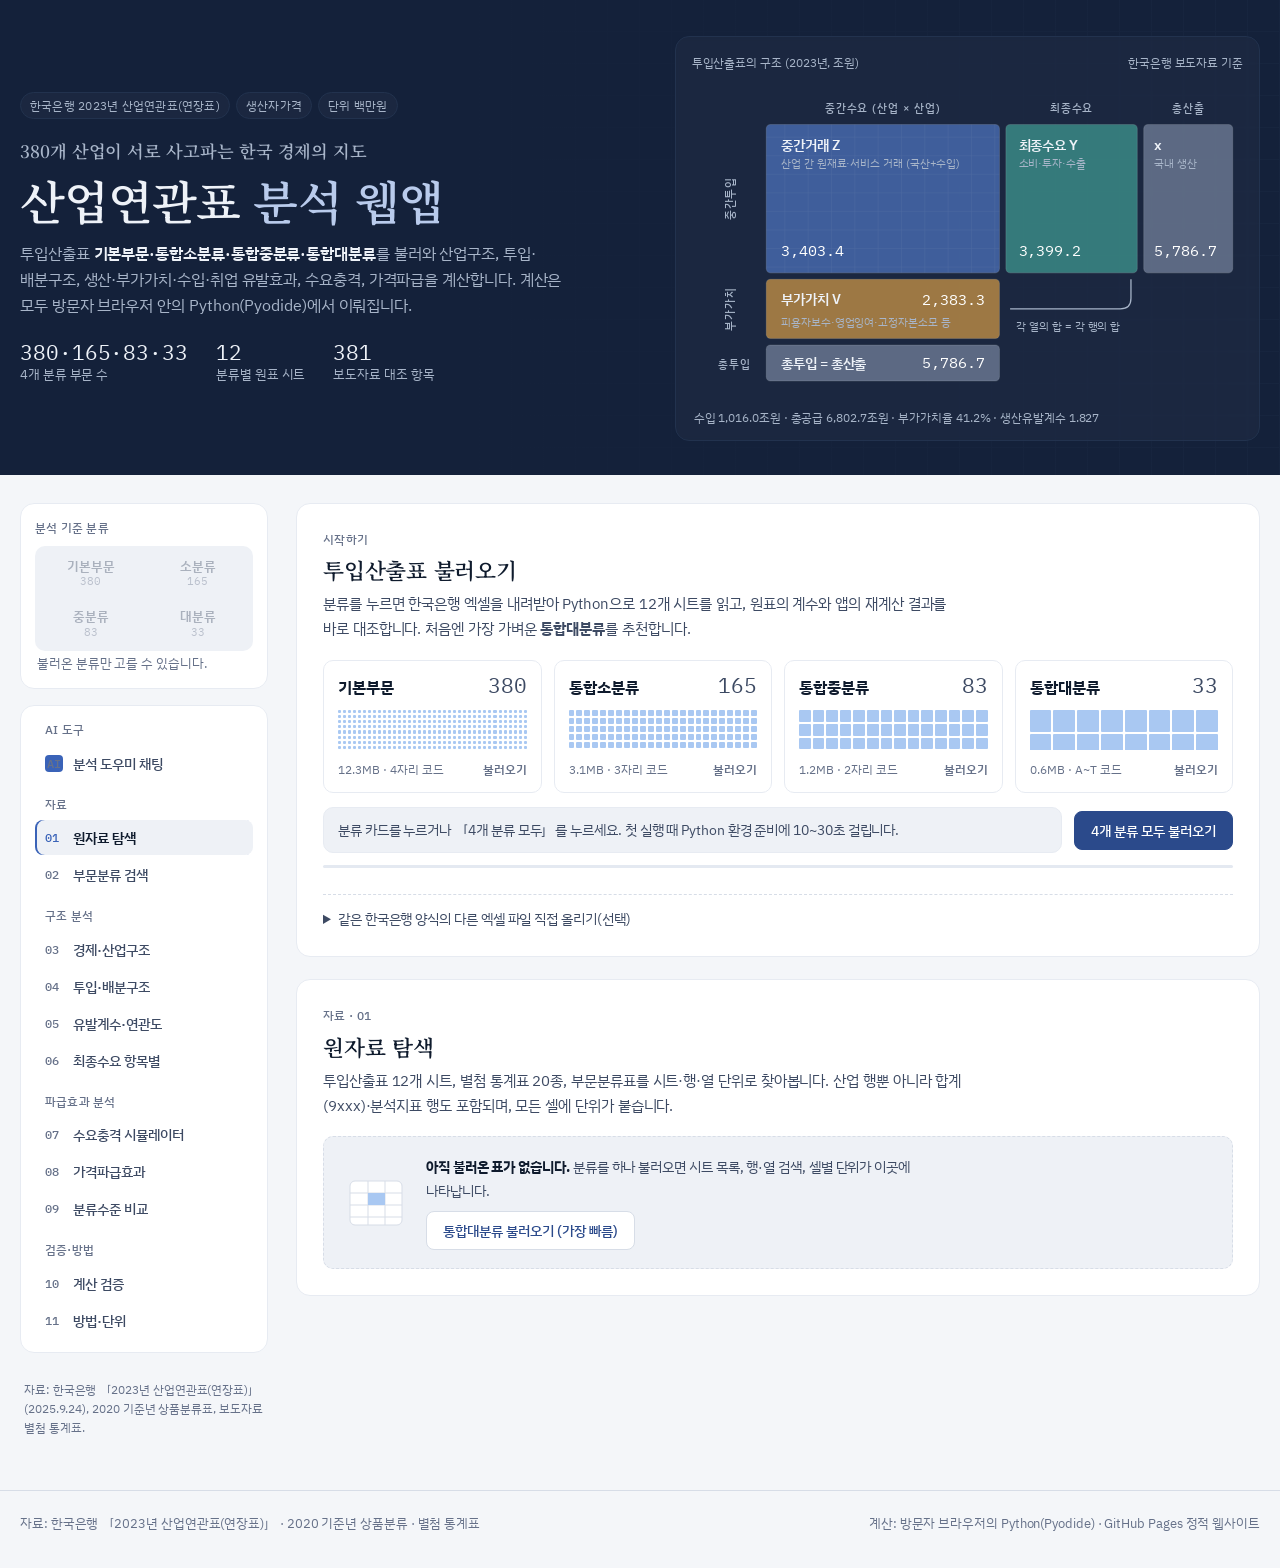
<file: index.html>
<!DOCTYPE html>
<html lang="ko">
<head>
<meta charset="utf-8">
<meta name="viewport" content="width=device-width,initial-scale=1,viewport-fit=cover">
<title>산업연관표 분석 웹앱</title>
<meta name="description" content="한국은행 2023년 산업연관표(연장표) 기본부문·소분류·중분류·대분류 투입산출표를 브라우저(Pyodide)에서 분석하는 웹앱">
<link rel="preconnect" href="https://fonts.googleapis.com">
<link rel="preconnect" href="https://fonts.gstatic.com" crossorigin>
<link rel="stylesheet" href="https://fonts.googleapis.com/css2?family=IBM+Plex+Mono:wght@400;500&family=IBM+Plex+Sans+KR:wght@400;500;600;700&family=Noto+Serif+KR:wght@600;700&display=swap">
<link rel="stylesheet" href="./style.css">
<script defer src="./app.js"></script>
</head>
<body>
<header class="hero">
  <div class="wrap">
    <div>
      <div class="hero-meta">
        <span class="tag">한국은행 2023년 산업연관표(연장표)</span>
        <span class="tag">생산자가격</span>
        <span class="tag">단위 백만원</span>
      </div>
      <p class="kicker">380개 산업이 서로 사고파는 한국 경제의 지도</p>
      <h1>산업연관표 <em>분석 웹앱</em></h1>
      <p class="lead">투입산출표 <strong>기본부문·통합소분류·통합중분류·통합대분류</strong>를 불러와 산업구조, 투입·배분구조, 생산·부가가치·수입·취업 유발효과, 수요충격, 가격파급을 계산합니다. 계산은 모두 방문자 브라우저 안의 Python(Pyodide)에서 이뤄집니다.</p>
      <div class="hero-facts">
        <div><b>380·165·83·33</b><span>4개 분류 부문 수</span></div>
        <div><b>12</b><span>분류별 원표 시트</span></div>
        <div><b>381</b><span>보도자료 대조 항목</span></div>
      </div>
    </div>
    <figure class="io-figure" aria-labelledby="io-cap">
      <figcaption id="io-cap"><span>투입산출표의 구조 (2023년, 조원)</span><span id="hero-src">한국은행 보도자료 기준</span></figcaption>
      <svg viewBox="0 0 520 300" role="img" aria-label="투입산출표 구조도: 중간거래, 최종수요, 부가가치, 총산출">
        <defs>
          <pattern id="cells" width="22" height="17.5" patternUnits="userSpaceOnUse"><path d="M22 0V17.5M0 17.5H22" class="grid-line"/></pattern>
        </defs>
        <text class="t-ax" x="180" y="28" text-anchor="middle">중간수요 (산업 × 산업)</text>
        <text class="t-ax" x="358" y="28" text-anchor="middle">최종수요</text>
        <text class="t-ax" x="468" y="28" text-anchor="middle">총산출</text>
        <text class="t-ax" transform="rotate(-90 40 110)" x="40" y="110" text-anchor="middle">중간투입</text>
        <text class="t-ax" transform="rotate(-90 40 214)" x="40" y="214" text-anchor="middle">부가가치</text>
        <text class="t-ax" x="40" y="270" text-anchor="middle">총투입</text>
        <rect class="blk" x="70" y="40" width="220" height="140" rx="4" fill="var(--cell-z)"/>
        <rect x="70" y="40" width="220" height="140" rx="4" fill="url(#cells)"/>
        <text class="t-h" x="84" y="64">중간거래 Z</text>
        <text class="t-s" x="84" y="80">산업 간 원재료·서비스 거래 (국산+수입)</text>
        <text class="t-n" id="hero-z" x="84" y="164">3,403.4</text>
        <rect class="blk" x="296" y="40" width="124" height="140" rx="4" fill="var(--cell-f)"/>
        <text class="t-h" x="308" y="64">최종수요 Y</text>
        <text class="t-s" x="308" y="80">소비·투자·수출</text>
        <text class="t-n" id="hero-f" x="308" y="164">3,399.2</text>
        <rect class="blk" x="426" y="40" width="84" height="140" rx="4" fill="var(--cell-t)"/>
        <text class="t-h" x="436" y="64">x</text>
        <text class="t-s" x="436" y="80">국내 생산</text>
        <text class="t-n" id="hero-x" x="436" y="164">5,786.7</text>
        <rect class="blk" x="70" y="186" width="220" height="56" rx="4" fill="var(--cell-v)"/>
        <text class="t-h" x="84" y="209">부가가치 V</text>
        <text class="t-n" id="hero-va" x="276" y="210" text-anchor="end">2,383.3</text>
        <text class="t-s" x="84" y="230">피용자보수·영업잉여·고정자본소모 등</text>
        <rect class="blk" x="70" y="248" width="220" height="34" rx="4" fill="var(--cell-t)"/>
        <text class="t-h" x="84" y="270">총투입 = 총산출</text>
        <text class="t-n" id="hero-x2" x="276" y="270" text-anchor="end">5,786.7</text>
        <path class="arrow" d="M300 214 H404 Q414 214 414 204 V186"/>
        <text class="t-s" x="306" y="234">각 열의 합 = 각 행의 합</text>
      </svg>
      <p class="note" id="hero-note">수입 1,016.0조원 · 총공급 6,802.7조원 · 부가가치율 41.2% · 생산유발계수 1.827</p>
    </figure>
  </div>
</header>

<div class="wrap app">
  <!-- ============ 사이드바 ============ -->
  <aside class="side" aria-label="분석 메뉴">
    <div class="side-block">
      <p class="side-label">분석 기준 분류</p>
      <div class="seg" id="level-seg" role="group" aria-label="분석 기준 분류">
        <button type="button" data-level="basic" disabled>기본부문<small>380</small></button>
        <button type="button" data-level="small" disabled>소분류<small>165</small></button>
        <button type="button" data-level="mid" disabled>중분류<small>83</small></button>
        <button type="button" data-level="large" disabled>대분류<small>33</small></button>
      </div>
      <p class="seg-empty" id="seg-empty">불러온 분류만 고를 수 있습니다.</p>
    </div>
    <div class="side-block side-nav-block">
      <nav class="nav tabs" role="tablist" aria-label="분석 화면">
        <p class="nav-group">AI 도구</p>
        <button role="tab" data-tab="chat" class="nav-ai"><span class="ix">AI</span>분석 도우미 채팅</button>
        <p class="nav-group">자료</p>
        <button role="tab" data-tab="explorer" aria-selected="true"><span class="ix">01</span>원자료 탐색</button>
        <button role="tab" data-tab="classify"><span class="ix">02</span>부문분류 검색</button>
        <p class="nav-group">구조 분석</p>
        <button role="tab" data-tab="structure"><span class="ix">03</span>경제·산업구조</button>
        <button role="tab" data-tab="linkage"><span class="ix">04</span>투입·배분구조</button>
        <button role="tab" data-tab="mult"><span class="ix">05</span>유발계수·연관도</button>
        <button role="tab" data-tab="fd"><span class="ix">06</span>최종수요 항목별</button>
        <p class="nav-group">파급효과 분석</p>
        <button role="tab" data-tab="sim"><span class="ix">07</span>수요충격 시뮬레이터</button>
        <button role="tab" data-tab="price"><span class="ix">08</span>가격파급효과</button>
        <button role="tab" data-tab="compare"><span class="ix">09</span>분류수준 비교</button>
        <p class="nav-group">검증·방법</p>
        <button role="tab" data-tab="verify"><span class="ix">10</span>계산 검증</button>
        <button role="tab" data-tab="method"><span class="ix">11</span>방법·단위</button>
      </nav>
    </div>
    <p class="side-source">자료: 한국은행 「2023년 산업연관표(연장표)」(2025.9.24), 2020 기준년 상품분류표, 보도자료 별첨 통계표.</p>
  </aside>

  <main class="content">
    <!-- ============ 자료 불러오기 ============ -->
    <section class="panel" id="loader" aria-labelledby="loader-h">
      <div class="panel-head">
        <div>
          <p class="eyebrow">시작하기</p>
          <h2 id="loader-h">투입산출표 불러오기</h2>
          <p class="panel-desc">분류를 누르면 한국은행 엑셀을 내려받아 Python으로 12개 시트를 읽고, 원표의 계수와 앱의 재계산 결과를 바로 대조합니다. 처음엔 가장 가벼운 <b>통합대분류</b>를 추천합니다.</p>
        </div>
      </div>
      <div class="levels">
        <button type="button" class="load-btn" data-level="basic" data-state="idle">
          <span class="lv-top"><span class="lv-name">기본부문</span><span class="lv-n">380</span></span>
          <span class="lv-glyph" data-n="380" aria-hidden="true"></span>
          <span class="lv-foot"><span>12.3MB · 4자리 코드</span><span class="lv-state">불러오기</span></span>
        </button>
        <button type="button" class="load-btn" data-level="small" data-state="idle">
          <span class="lv-top"><span class="lv-name">통합소분류</span><span class="lv-n">165</span></span>
          <span class="lv-glyph" data-n="165" aria-hidden="true"></span>
          <span class="lv-foot"><span>3.1MB · 3자리 코드</span><span class="lv-state">불러오기</span></span>
        </button>
        <button type="button" class="load-btn" data-level="mid" data-state="idle">
          <span class="lv-top"><span class="lv-name">통합중분류</span><span class="lv-n">83</span></span>
          <span class="lv-glyph" data-n="83" aria-hidden="true"></span>
          <span class="lv-foot"><span>1.2MB · 2자리 코드</span><span class="lv-state">불러오기</span></span>
        </button>
        <button type="button" class="load-btn" data-level="large" data-state="idle">
          <span class="lv-top"><span class="lv-name">통합대분류</span><span class="lv-n">33</span></span>
          <span class="lv-glyph" data-n="33" aria-hidden="true"></span>
          <span class="lv-foot"><span>0.6MB · A~T 코드</span><span class="lv-state">불러오기</span></span>
        </button>
      </div>
      <div class="load-row">
        <p id="status" role="status" class="status">분류 카드를 누르거나 「4개 분류 모두」를 누르세요. 첫 실행 때 Python 환경 준비에 10~30초 걸립니다.</p>
        <button type="button" id="load-all">4개 분류 모두 불러오기</button>
      </div>
      <div class="progress" aria-hidden="true"><div id="progress-bar"></div></div>
      <div class="row"><span id="level-badges" class="badges"></span></div>
      <details class="upload">
        <summary>같은 한국은행 양식의 다른 엑셀 파일 직접 올리기(선택)</summary>
        <p class="muted small">ECOS에서 내려받은 투입산출표(생산자가격)를 분류를 지정해 올릴 수 있습니다. 파일은 브라우저 안에서만 처리되며 어디로도 전송되지 않습니다.</p>
        <div class="row">
          <select id="upload-level" aria-label="올릴 파일의 분류">
            <option value="basic">기본부문(380)</option><option value="small">통합소분류(165)</option>
            <option value="mid">통합중분류(83)</option><option value="large">통합대분류(33)</option>
          </select>
          <input type="file" id="upload-file" accept=".xlsx" aria-label="엑셀 파일 선택">
        </div>
      </details>
    </section>

    <!-- ============ 분류 핵심 요약 (시작하기 바로 아래) ============ -->
    <section class="insight insight-lg needs-data" id="lv-insight" aria-live="polite" hidden></section>

    <!-- 빈 상태 템플릿은 각 탭에 반복 배치 -->

    <!-- ============ AI 도구: 분석 도우미 채팅 ============ -->
    <section class="panel tab" id="tab-chat" role="tabpanel" hidden>
      <div class="panel-head"><div>
        <p class="eyebrow">AI 도구</p>
        <h2>분석 도우미 채팅</h2>
        <p class="panel-desc">「반도체 수출이 1조 줄면?」처럼 묻으면 질문에서 산업·지표·금액을 읽어 이 웹앱의 계산 기능으로 답합니다. 외부 AI 서버나 API 키를 쓰지 않아 <b>모든 숫자는 원표로 계산한 값</b>이며, 답은 지금 고른 분석 기준 분류로 계산됩니다.</p>
      </div><span class="formula">Δx = (I − A<sup>d</sup>)<sup>−1</sup>Δf</span></div>
      <div class="chat">
        <div id="chat-log" class="chat-log" role="log" aria-live="polite" aria-label="대화 내용"></div>
        <form id="chat-form" class="chat-form">
          <label for="chat-input" class="visually-hidden">질문</label>
          <input id="chat-input" autocomplete="off" placeholder="예: 반도체 수출이 1조 줄면 일자리는?">
          <button type="submit" id="chat-send">보내기</button>
          <button type="button" class="ghost" id="chat-clear">대화 지우기</button>
        </form>
      </div>
    </section>

    <!-- ============ ① 원자료 탐색 ============ -->
    <section class="panel tab" id="tab-explorer" role="tabpanel">
      <div class="panel-head"><div>
        <p class="eyebrow">자료 · 01</p>
        <h2>원자료 탐색</h2>
        <p class="panel-desc">투입산출표 12개 시트, 별첨 통계표 20종, 부문분류표를 시트·행·열 단위로 찾아봅니다. 산업 행뿐 아니라 합계(9xxx)·분석지표 행도 포함되며, 모든 셀에 단위가 붙습니다.</p>
      </div></div>
      <div class="empty-state">
        <svg viewBox="0 0 64 64" aria-hidden="true"><rect x="6" y="10" width="52" height="44" rx="5" fill="var(--surface)" stroke="var(--line)"/><path d="M6 22h52M24 10v44M41 10v44M6 34h52M6 46h52" stroke="var(--line)"/><rect x="24" y="22" width="17" height="12" fill="var(--data-soft)"/></svg>
        <div><p><b>아직 불러온 표가 없습니다.</b> 분류를 하나 불러오면 시트 목록, 행·열 검색, 셀별 단위가 이곳에 나타납니다.</p>
          <button type="button" class="ghost quick-load" data-level="large">통합대분류 불러오기 (가장 빠름)</button></div>
      </div>
      <div class="needs-data">
        <div class="controls">
          <div class="grid3">
            <label>자료<select id="ex-dataset" disabled></select></label>
            <label>시트<select id="ex-sheet" disabled></select></label>
            <label>보기 방식<select id="ex-mode" disabled><option value="row">행 선택 → 각 열 값</option><option value="col">열 선택 → 각 행 값</option></select></label>
          </div>
          <div class="grid2" id="ex-pick">
            <label>행·열 이름 또는 코드 검색<input id="ex-search" placeholder="예: 자동차, 9690, 부가가치" disabled></label>
            <label>선택<select id="ex-item" disabled></select></label>
          </div>
          <label>표 안에서 찾기<input id="ex-filter" placeholder="표시된 항목 중 이름·코드로 거르기" disabled></label>
        </div>
        <p id="ex-unit" class="unit-note"></p>
        <div class="scroll"><table id="ex-table"><caption id="ex-caption">자료를 불러온 후 표시됩니다.</caption></table></div>
      </div>
    </section>

    <!-- ============ ② 부문분류 검색 ============ -->
    <section class="panel tab" id="tab-classify" role="tabpanel" hidden>
      <div class="panel-head"><div>
        <p class="eyebrow">자료 · 02</p>
        <h2>부문분류 연계 검색</h2>
        <p class="panel-desc">「2020 기준년 상품분류(투입산출표)」로 기본부문 ⊂ 통합소분류 ⊂ 통합중분류 ⊂ 통합대분류의 포함 관계를 찾습니다. 불러온 분류는 2023년 총산출(백만원)도 함께 보여줍니다.</p>
      </div></div>
      <div class="empty-state">
        <svg viewBox="0 0 64 64" aria-hidden="true"><circle cx="14" cy="32" r="7" fill="var(--data)"/><circle cx="34" cy="18" r="5" fill="var(--data-soft)"/><circle cx="34" cy="46" r="5" fill="var(--data-soft)"/><circle cx="52" cy="12" r="3.5" fill="var(--line)"/><circle cx="52" cy="24" r="3.5" fill="var(--line)"/><circle cx="52" cy="40" r="3.5" fill="var(--line)"/><circle cx="52" cy="52" r="3.5" fill="var(--line)"/><path d="M20 30 30 20M20 34l10 10M38 17l11-4M38 20l11 3M38 44l11-3M38 47l11 4" stroke="var(--muted)"/></svg>
        <div><p><b>부문분류표는 첫 분류를 불러올 때 함께 읽힙니다.</b> 「반도체」, 「4011」, 「C09」처럼 이름이나 코드로 4개 분류를 한 번에 찾을 수 있습니다.</p>
          <button type="button" class="ghost quick-load" data-level="large">통합대분류 불러오기</button></div>
      </div>
      <div class="needs-data">
        <label>상품명·코드 검색<input id="cl-q" placeholder="예: 반도체, 자동차, 4011, C09" disabled></label>
        <p id="cl-count" class="muted small"></p>
        <div class="scroll tall"><table id="cl-table"></table></div>
      </div>
    </section>

    <!-- ============ ③ 경제·산업구조 ============ -->
    <section class="panel tab" id="tab-structure" role="tabpanel" hidden>
      <div class="panel-head"><div>
        <p class="eyebrow">구조 분석 · 03</p>
        <h2>경제구조와 산업구조</h2>
        <p class="panel-desc">한국은행 「주요 용어 해설」의 정의대로 계산합니다. 전산업 지표는 어느 분류로 계산해도 같고, 부문별 지표는 선택한 분류의 부문 단위입니다.</p>
      </div><span class="formula">부가가치율 = 부가가치 ÷ 총투입</span></div>
      <div class="empty-state">
        <svg viewBox="0 0 64 64" aria-hidden="true"><rect x="8" y="36" width="9" height="20" rx="2" fill="var(--data-soft)"/><rect x="22" y="24" width="9" height="32" rx="2" fill="var(--data)"/><rect x="36" y="30" width="9" height="26" rx="2" fill="var(--data-soft)"/><rect x="50" y="14" width="9" height="42" rx="2" fill="var(--data)"/></svg>
        <div><p><b>총공급·총산출·부가가치 같은 거시 흐름과</b> 부문별 부가가치율·중간투입률·국산화율·수입의존도·수출률이 여기에 나옵니다.</p>
          <button type="button" class="ghost quick-load" data-level="large">통합대분류 불러오기</button></div>
      </div>
      <div class="needs-data">
        <div class="insight" id="st-insight" hidden></div>
        <div id="macro" class="cards"></div>
        <h3>부문별 구조 지표</h3>
        <div class="controls"><div class="grid3">
          <label>막대그래프 지표<select id="st-metric"></select></label>
          <label>표시 개수<select id="st-top"><option>15</option><option selected>20</option><option>30</option><option value="9999">전체</option></select></label>
          <label>부문 검색<input id="st-q" placeholder="이름 또는 코드"></label>
        </div></div>
        <div id="st-bars" class="bars" aria-label="부문별 지표 막대그래프"></div>
        <div class="table-tools"><button type="button" class="ghost" data-csv="st-table">CSV 다운로드</button><span class="muted">열 제목을 누르면 정렬됩니다.</span></div>
        <div class="scroll tall"><table id="st-table"></table></div>
      </div>
    </section>

    <!-- ============ ④ 투입·배분구조 ============ -->
    <section class="panel tab" id="tab-linkage" role="tabpanel" hidden>
      <div class="panel-head"><div>
        <p class="eyebrow">구조 분석 · 04</p>
        <h2>투입구조(열)와 배분구조(행)</h2>
        <p class="panel-desc">선택한 부문이 생산을 위해 무엇을 얼마나 사들였는지(투입구조), 그 상품이 어느 부문과 최종수요로 팔렸는지(배분구조)를 봅니다.</p>
      </div><span class="formula">a<sub>ij</sub> = z<sub>ij</sub> ÷ x<sub>j</sub></span></div>
      <div class="empty-state">
        <svg viewBox="0 0 64 64" aria-hidden="true"><circle cx="32" cy="32" r="9" fill="var(--data)"/><path d="M8 14l16 12M8 32h14M8 50l16-12M40 26l16-12M42 32h14M40 38l16 12" stroke="var(--muted)" stroke-width="2"/></svg>
        <div><p><b>한 산업의 앞뒤 연결고리를 봅니다.</b> 예: 컴퓨터·전자 및 광학기기는 생산액의 34.7%를 같은 부문 제품(부품)으로 투입합니다.</p>
          <button type="button" class="ghost quick-load" data-level="large">통합대분류 불러오기</button></div>
      </div>
      <div class="needs-data">
        <div class="insight" id="lk-insight" hidden></div>
        <div class="controls"><div class="grid2">
          <label>부문 검색<input id="lk-q" placeholder="이름 또는 코드"></label>
          <label>부문<select id="lk-sector"></select></label>
        </div></div>
        <div id="lk-cards" class="cards"></div>
        <div class="grid2 cols">
          <div><h3>주요 투입 상품 <small>상위 15 · 백만원, 투입계수</small></h3><div class="scroll"><table id="lk-in"></table></div>
            <h3>부가가치 구성</h3><div class="scroll"><table id="lk-va"></table></div></div>
          <div><h3>주요 판매처 <small>중간수요 상위 15 · 총수요 대비 %</small></h3><div class="scroll"><table id="lk-out"></table></div>
            <h3>최종수요 항목별 판매</h3><div class="scroll"><table id="lk-fd"></table></div></div>
        </div>
      </div>
    </section>

    <!-- ============ ⑤ 유발계수·연관도 ============ -->
    <section class="panel tab" id="tab-mult" role="tabpanel" hidden>
      <div class="panel-head"><div>
        <p class="eyebrow">구조 분석 · 05</p>
        <h2>유발계수와 영향력·감응도계수</h2>
        <p class="panel-desc">생산유발계수는 L의 열합, 부가가치유발계수는 v̂L의 열합, 수입유발계수는 A<sup>m</sup>L의 열합입니다. 영향력계수(후방연쇄)와 감응도계수(전방연쇄)로 산업을 네 유형으로 나눕니다.</p>
      </div><span class="formula">L = (I − A<sup>d</sup>)<sup>−1</sup></span></div>
      <div class="empty-state">
        <svg viewBox="0 0 64 64" aria-hidden="true"><path d="M32 6v52M6 32h52" stroke="var(--muted)" stroke-dasharray="3 3"/><circle cx="44" cy="18" r="6" fill="var(--data)"/><circle cx="20" cy="22" r="4" fill="var(--data-soft)"/><circle cx="18" cy="44" r="5" fill="var(--data-soft)"/><circle cx="46" cy="44" r="4" fill="var(--data)"/></svg>
        <div><p><b>영향력계수 × 감응도계수 4분면 산점도</b>와 생산·부가가치·수입·취업·고용 유발계수 표가 여기에 나옵니다.</p>
          <button type="button" class="ghost quick-load" data-level="large">통합대분류 불러오기</button></div>
      </div>
      <div class="needs-data">
        <div class="insight" id="mu-insight" hidden></div>
        <p id="mu-emp-note" class="unit-note"></p>
        <div class="grid2 cols">
          <figure class="chart">
            <figcaption>영향력계수(가로) × 감응도계수(세로) · 기준선 1.0 · 점 크기는 총산출</figcaption>
            <div id="mu-scatter"></div>
            <p class="muted small">점에 마우스를 올리면 부문명이 보입니다. 표 검색어와 일치하는 부문은 주황색으로 표시됩니다.</p>
          </figure>
          <div>
            <label>부문 검색(표·그래프 강조)<input id="mu-q" placeholder="이름 또는 코드"></label>
            <div id="mu-quad" class="quad-summary"></div>
          </div>
        </div>
        <div class="table-tools"><button type="button" class="ghost" data-csv="mu-table">CSV 다운로드</button><span class="muted">열 제목을 누르면 정렬됩니다.</span></div>
        <div class="scroll tall"><table id="mu-table"></table></div>
      </div>
    </section>

    <!-- ============ ⑥ 최종수요 항목별 ============ -->
    <section class="panel tab" id="tab-fd" role="tabpanel" hidden>
      <div class="panel-head"><div>
        <p class="eyebrow">구조 분석 · 06</p>
        <h2>최종수요 항목별 유발효과</h2>
        <p class="panel-desc">생산·부가가치 유발계수는 유발액 ÷ 국산 최종수요, 수입유발계수는 (A<sup>m</sup>LY<sup>d</sup> + Y<sup>m</sup>) ÷ 국산+수입 최종수요입니다. 의존도는 전체 유발액 중 항목의 비중(%)이며, 한국은행 통계표 15와 같은 산식입니다.</p>
      </div><span class="formula">LY<sup>d</sup> ÷ Y<sup>d</sup></span></div>
      <div class="empty-state">
        <svg viewBox="0 0 64 64" aria-hidden="true"><rect x="8" y="14" width="48" height="10" rx="3" fill="var(--data)"/><rect x="8" y="28" width="34" height="10" rx="3" fill="var(--data-soft)"/><rect x="8" y="42" width="40" height="10" rx="3" fill="var(--data-soft)"/></svg>
        <div><p><b>소비·투자·수출이 각각 생산과 부가가치, 수입, 일자리를 얼마나 만드는지</b> 비교합니다.</p>
          <button type="button" class="ghost quick-load" data-level="large">통합대분류 불러오기</button></div>
      </div>
      <div class="needs-data">
        <div class="insight" id="fd-insight" hidden></div>
        <div class="scroll"><table id="fd-table"></table></div>
        <h3>항목별 부문 유발액</h3>
        <div class="controls"><label>최종수요 항목<select id="fd-item"></select></label></div>
        <div id="fd-bars" class="bars"></div>
        <div class="table-tools"><button type="button" class="ghost" data-csv="fd-sector">CSV 다운로드</button></div>
        <div class="scroll tall"><table id="fd-sector"></table></div>
      </div>
    </section>

    <!-- ============ ⑦ 수요충격 시뮬레이터 ============ -->
    <section class="panel tab" id="tab-sim" role="tabpanel" hidden>
      <div class="panel-head"><div>
        <p class="eyebrow">파급효과 분석 · 07</p>
        <h2>최종수요 변화(수요충격) 시뮬레이터</h2>
        <p class="panel-desc">여러 부문의 증가·감소(음수)를 함께 입력할 수 있습니다. 결과의 부가가치유발액 + 수입유발액 = 입력한 최종수요 변화액이 되는지 자동으로 검산합니다.</p>
      </div><span class="formula">Δx = (I − A<sup>d</sup>)<sup>−1</sup>Δf<sup>d</sup></span></div>
      <div class="empty-state">
        <svg viewBox="0 0 64 64" aria-hidden="true"><circle cx="32" cy="32" r="5" fill="var(--hilite)"/><circle cx="32" cy="32" r="13" fill="none" stroke="var(--data)" stroke-width="2"/><circle cx="32" cy="32" r="22" fill="none" stroke="var(--data-soft)" stroke-width="2"/></svg>
        <div><p><b>예: 반도체 수출이 1조원 줄면?</b> 통합대분류 기준으로 생산 1조 7,181억원, 부가가치 5,716억원, 일자리 3,622명이 줄어드는 것으로 계산됩니다.</p>
          <button type="button" class="ghost quick-load" data-level="large">통합대분류 불러오기</button></div>
      </div>
      <div class="needs-data">
        <div class="controls">
          <form id="sim-form" class="sim-form">
            <label>부문 검색<input id="sim-q" placeholder="이름 또는 코드"></label>
            <label>부문<select id="sim-sector" required></select></label>
            <label>변화액 (백만원)<input id="sim-amount" type="number" step="any" value="1000" required></label>
            <button type="submit">시나리오에 추가</button>
          </form>
          <p class="muted small" style="margin:0 0 6px">1,000백만원 = 10억원, 1,000,000백만원 = 1조원. 감소는 음수로 입력합니다.</p>
        </div>
        <fieldset class="radio">
          <legend>입력한 금액의 성격</legend>
          <label><input type="radio" name="sim-mode" value="domestic" checked> 국산품 최종수요 변화 (수입 완제품 제외)</label>
          <label><input type="radio" name="sim-mode" value="total"> 국산+수입 최종수요 변화 — 부문별 최종수요 자급률로 국산분만 파급</label>
        </fieldset>
        <ul id="sim-basket" class="basket"></ul>
        <div class="row">
          <button type="button" id="sim-run">파급효과 계산</button>
          <button type="button" class="ghost" id="sim-clear">시나리오 비우기</button>
          <button type="button" class="ghost" id="sim-example">예시: 반도체 수출 1조원 감소</button>
        </div>
        <p id="sim-status" role="status" class="status">시나리오를 추가하세요.</p>
        <div id="sim-result" hidden>
          <div class="insight" id="sim-insight" hidden></div>
          <div id="sim-cards" class="cards"></div>
          <p id="sim-note" class="unit-note"></p>
          <h3>생산유발액 상위 15개 부문 <small>백만원 · 진한 부분 = 직접효과</small></h3>
          <div id="sim-bars" class="bars"></div>
          <div class="table-tools"><button type="button" class="ghost" data-csv="sim-table">전체 부문 CSV 다운로드</button></div>
          <div class="scroll tall"><table id="sim-table"></table></div>
        </div>
      </div>
    </section>

    <!-- ============ ⑧ 가격파급효과 ============ -->
    <section class="panel tab" id="tab-price" role="tabpanel" hidden>
      <div class="panel-head"><div>
        <p class="eyebrow">파급효과 분석 · 08</p>
        <h2>가격파급효과 (레온티에프 가격모형)</h2>
        <p class="panel-desc">비용 상승이 생산자가격에 100% 전가되고 수요·투입구조는 변하지 않는다고 가정한 <b>최대 파급효과</b>입니다.</p>
      </div><span class="formula">p′ = p′A<sup>d</sup> + p<sub>m</sub>′A<sup>m</sup> + v′</span></div>
      <div class="empty-state">
        <svg viewBox="0 0 64 64" aria-hidden="true"><path d="M8 50 22 38l10 6 22-26" fill="none" stroke="var(--neg)" stroke-width="3" stroke-linecap="round" stroke-linejoin="round"/><path d="M46 18h8v8" fill="none" stroke="var(--neg)" stroke-width="3" stroke-linecap="round"/></svg>
        <div><p><b>예: 원유 수입가격이 10% 오르면?</b> 기본부문 기준으로 나프타 7.5%, 경유 6.7%가 오르고 소비자물가는 약 0.21% 오릅니다.</p>
          <button type="button" class="ghost quick-load" data-level="large">통합대분류 불러오기</button></div>
      </div>
      <div class="needs-data">
        <div class="controls">
          <div class="grid3">
            <label>충격 유형<select id="pr-mode">
              <option value="import">수입품 가격 상승 (예: 원유)</option>
              <option value="domestic">국산품 가격 외생 상승 (예: 전력)</option>
              <option value="va">부가가치 항목 상승 (예: 임금)</option>
            </select></label>
            <label id="pr-sector-wrap">부문<select id="pr-sector"></select></label>
            <label id="pr-item-wrap" hidden>부가가치 항목<select id="pr-item">
              <option value="9610">피용자보수(임금)</option><option value="9621">영업잉여</option>
              <option value="9622">고정자본소모</option><option value="9630">생산세(보조금공제)</option><option value="all">부가가치 전체</option>
            </select></label>
            <label>상승률 (%)<input id="pr-rate" type="number" step="any" value="10"></label>
          </div>
          <label id="pr-q-wrap">부문 검색<input id="pr-q" placeholder="이름 또는 코드 (예: 원유, 화력, 전력)"></label>
        </div>
        <div class="row"><button type="button" id="pr-run">가격파급 계산</button></div>
        <p id="pr-status" role="status" class="status">충격 유형과 상승률을 고른 뒤 계산하세요.</p>
        <div id="pr-result" hidden>
          <div class="insight" id="pr-insight" hidden></div>
          <div id="pr-cards" class="cards"></div>
          <h3>가격 상승률 상위 20개 부문 <small>%</small></h3>
          <div id="pr-bars" class="bars"></div>
          <div class="table-tools"><button type="button" class="ghost" data-csv="pr-table">CSV 다운로드</button></div>
          <div class="scroll tall"><table id="pr-table"></table></div>
        </div>
      </div>
    </section>

    <!-- ============ ⑨ 분류수준 비교 ============ -->
    <section class="panel tab" id="tab-compare" role="tabpanel" hidden>
      <div class="panel-head"><div>
        <p class="eyebrow">파급효과 분석 · 09</p>
        <h2>분류수준 비교 — 같은 산업, 다른 집계</h2>
        <p class="panel-desc">기본부문 하나를 고르면 그 부문이 속한 소·중·대분류의 계수와 <b>같은 금액의 수요충격</b>을 각 분류표로 계산한 결과를 나란히 놓습니다. 상위 분류일수록 투입구조가 다른 부문이 섞여 결과가 달라지는 <b>집계 편의</b>를 확인할 수 있습니다.</p>
      </div></div>
      <div class="empty-state">
        <svg viewBox="0 0 64 64" aria-hidden="true"><rect x="6" y="40" width="10" height="16" rx="2" fill="var(--data-soft)"/><rect x="20" y="34" width="10" height="22" rx="2" fill="var(--data-soft)"/><rect x="34" y="32" width="10" height="24" rx="2" fill="var(--data-soft)"/><rect x="48" y="18" width="10" height="38" rx="2" fill="var(--data)"/></svg>
        <div><p><b>예: 집적회로 1조원 수요 증가</b>는 기본부문 표로 1조 5,084억원, 대분류(컴퓨터·전자 및 광학기기) 표로 1조 7,181억원의 생산을 유발해 13.9% 차이가 납니다. 두 개 이상의 분류를 불러오면 비교할 수 있습니다.</p>
          <button type="button" class="ghost quick-load" data-level="all">4개 분류 모두 불러오기</button></div>
      </div>
      <div class="needs-data">
        <div class="controls"><div class="grid3">
          <label>기본부문 검색<input id="cp-q" placeholder="예: 집적회로, 승용차, 화력"></label>
          <label>기본부문<select id="cp-sector"></select></label>
          <label>수요충격 (백만원)<input id="cp-amount" type="number" step="any" value="1000000"></label>
        </div></div>
        <div class="row"><button type="button" id="cp-run">비교 계산</button></div>
        <p id="cp-status" role="status" class="status">기본부문을 고르고 「비교 계산」을 누르세요.</p>
        <div id="cp-path" class="path"></div>
        <div class="scroll"><table id="cp-table"></table></div>
        <p id="cp-note" class="unit-note"></p>
      </div>
    </section>

    <!-- ============ ⑩ 검증 ============ -->
    <section class="panel tab" id="tab-verify" role="tabpanel" hidden>
      <div class="panel-head"><div>
        <p class="eyebrow">검증·방법 · 10</p>
        <h2>계산 검증</h2>
        <p class="panel-desc">앱의 계산이 한국은행 원표와 공표 수치를 그대로 재현하는지 세 단계로 확인합니다.</p>
      </div></div>
      <div class="empty-state">
        <svg viewBox="0 0 64 64" aria-hidden="true"><circle cx="32" cy="32" r="24" fill="var(--good-soft)"/><path d="M20 33l8 8 16-18" fill="none" stroke="var(--good)" stroke-width="4" stroke-linecap="round" stroke-linejoin="round"/></svg>
        <div><p><b>검증 결과 요약</b>: 원표 계수 재현 오차 10<sup>−14</sup> 이하, 분류 간 합계 차이 0, 보도자료·통계표 381개 중 378개 일치. 자료를 불러오면 직접 확인할 수 있습니다.</p>
          <button type="button" class="ghost quick-load" data-level="large">통합대분류 불러오기</button></div>
      </div>
      <div class="needs-data">
        <h3>1) 원표 대조 <small>불러온 각 분류표</small></h3>
        <p class="muted small">거래표 항등식(백만원 단위 오차)과, 앱이 거래표에서 다시 계산한 계수가 원표 계수 시트와 얼마나 다른지(최대 절대오차)를 보여줍니다.</p>
        <div id="vf-levels"></div>
        <h3>2) 분류 간 정합성 <small>부문분류표로 하위 분류 합산 = 상위 분류 공식표?</small></h3>
        <div class="row"><button type="button" id="vf-cons">정합성 검사</button></div>
        <div class="scroll"><table id="vf-cons-table"></table></div>
        <h3>3) 한국은행 보도자료·통계표 수치 재현 <small>통합대분류 필요</small></h3>
        <p class="muted small">보도자료 본문 수치와 별첨 통계표 11~15·18~20의 2023년 값을 대조합니다. 전산업은 1부문, 농림수산품·공산품 등은 7부문, 소비재제품·생산자서비스 등은 13부문으로 통합한 표에서 계산합니다(통계표 각주 방식).</p>
        <div class="row"><button type="button" id="vf-press">재현 검증 실행</button><label class="inline"><input type="checkbox" id="vf-only-fail"> 불일치만 보기</label></div>
        <p id="vf-press-summary" class="status">「재현 검증 실행」을 누르세요.</p>
        <div class="scroll tall"><table id="vf-press-table"></table></div>
      </div>
    </section>

    <!-- ============ ⑪ 방법·단위 ============ -->
    <section class="panel tab" id="tab-method" role="tabpanel" hidden>
      <div class="panel-head"><div>
        <p class="eyebrow">검증·방법 · 11</p>
        <h2>분석 방법과 단위</h2>
      </div></div>
      <div class="method">
        <h3>자료</h3>
        <ul>
          <li>한국은행, 「2023년 산업연관표(연장표)」(2025.9.24 공표) — 투입산출표(생산자가격) 통합대·중·소분류, 기본부문. 2020년 실측표를 기준년표로 간접 추계한 연장표이며, 금액은 <strong>당해년(2023년) 가격, 백만원</strong>입니다.</li>
          <li>「2020 기준년 상품분류(투입산출표)」 부문분류표, 보도자료 별첨 통계표 20종(2020~2023), 보도자료 원문(<a href="./docs/2023-io-press-release.pdf">PDF</a>, <a href="./docs/2023-io-press-release.hwp">HWP</a>).</li>
          <li>출처: 한국은행 경제통계시스템(ECOS) 2.2 산업연관표 &gt; 2.2.1 2020년 실측표 기준 &gt; 2023 연장표. 산업 단위 집계 통계로 개인정보는 없습니다.</li>
        </ul>
        <h3>단위</h3>
        <div class="scroll"><table class="plain">
          <thead><tr><th>항목</th><th>단위</th><th>비고</th></tr></thead>
          <tbody>
            <tr><td>거래표(총·국산·수입), 산출액, 부가가치, 최종수요, 유발액</td><td>백만원</td><td>1,000백만원 = 10억원, 1,000,000백만원 = 1조원</td></tr>
            <tr><td>투입계수(A, A<sup>d</sup>, A<sup>m</sup>)</td><td>무단위 계수</td><td>투입액 ÷ 해당 부문 총투입액</td></tr>
            <tr><td>생산·부가가치·수입유발계수</td><td>무단위 계수(배)</td><td>최종수요 1단위(1원)당 유발액</td></tr>
            <tr><td>영향력계수·감응도계수</td><td>상대지수</td><td>전산업 평균 = 1</td></tr>
            <tr><td>중간투입률·부가가치율·국산화율·수입의존도·수출률·수입률</td><td>%</td><td>아래 정의 참조</td></tr>
            <tr><td>취업자·임금근로자 수</td><td>명(통계표 원자료는 천명)</td><td>전업환산(FTE) 기준</td></tr>
            <tr><td>취업·고용계수, 취업·고용유발계수 / 시뮬레이터의 취업유발</td><td>명/10억원 / 명</td><td>시뮬레이터는 입력액(백만원)에 대한 인원</td></tr>
            <tr><td>가격파급효과</td><td>% (가격 상승률)</td><td>생산자가격 기준</td></tr>
          </tbody>
        </table></div>
        <h3>지표 정의 <small>한국은행 「주요 용어 해설」</small></h3>
        <ul class="defs">
          <li>총공급 = 총산출(국내공급) + 수입(해외공급) · 총수요 = 중간수요 + 최종수요(소비+투자+수출)</li>
          <li>중간투입률 = 중간재 투입액 ÷ 총투입 · 부가가치율 = 부가가치 ÷ 총투입</li>
          <li>국산화율 = 국산 중간재 투입액 ÷ 중간재 투입액 · 수입의존도(수입 중간투입률) = 수입 중간재 투입액 ÷ 총투입</li>
          <li>수출률 = 수출액 ÷ 총산출 · 수입률 = 수입액(수입계) ÷ 총공급 · 중간수요율 = 중간수요 ÷ 총수요</li>
          <li>취업(고용)계수 = 총산출 10억원 생산에 소요되는 취업자(임금근로자) 수</li>
        </ul>
        <h3>모형</h3>
        <ul class="defs">
          <li>국산투입계수 a<sup>d</sup><sub>ij</sub> = z<sup>d</sup><sub>ij</sub>/x<sub>j</sub>, 수입투입계수 a<sup>m</sup><sub>ij</sub> = z<sup>m</sup><sub>ij</sub>/x<sub>j</sub> (산출액 0인 부문의 계수는 0)</li>
          <li>생산유발계수 L = (I − A<sup>d</sup>)<sup>−1</sup> (비경쟁수입형) · 수입유발계수 = A<sup>m</sup>L · 부가가치유발계수 = v̂L</li>
          <li>영향력계수 = L의 열합 ÷ 열합 평균 · 감응도계수 = L의 행합 ÷ 행합 평균</li>
          <li>최종수요 항목별: 생산유발액 = LY<sup>d</sup>, 부가가치유발액 = v̂LY<sup>d</sup>, 수입유발액 = A<sup>m</sup>LY<sup>d</sup> + Y<sup>m</sup></li>
          <li>취업(고용)유발 = êLΔf<sup>d</sup>. 통계표 16·17의 2023년 대분류별 취업자·임금근로자 수로 계산하므로 <strong>통합대분류에서 정확</strong>하고, 하위 분류에서는 소속 대분류의 취업계수를 같게 적용한 <strong>근사치</strong>입니다.</li>
          <li>가격모형: 수입품 k 가격 r 상승 → Δp′ = r·A<sup>m</sup><sub>k·</sub>L; 국산품 k 가격 r 외생 상승 → Δp<sub>o</sub>′ = r·A<sup>d</sup><sub>k,o</sub>(I − A<sup>d</sup><sub>oo</sub>)<sup>−1</sup>; 부가가치 항목 r 상승 → Δp′ = r·v<sub>item</sub>′L. 소비자물가 영향은 민간소비지출(국산·수입) 구성비 가중평균.</li>
        </ul>
        <h3>해석상 유의점</h3>
        <ul>
          <li>산업연관모형은 고정 투입계수·규모수익불변·공급제약 없음·가격 불변을 가정하므로 결과는 <strong>잠재적 파급효과의 상한</strong>에 가깝습니다.</li>
          <li>연장표(2023)는 실측표가 아닌 간접 추계표이며 당해년 가격 기준이므로, 연도 간 비교 때 가격 변동을 고려해야 합니다.</li>
          <li>한국은행은 반올림 때문에 상위 부문 숫자가 하위 부문 합계와 다를 수 있다고 안내하지만, 이 앱이 검사한 2023년 투입산출표는 모든 분류 간 합계가 정확히 일치했습니다(10 계산 검증).</li>
        </ul>
      </div>
    </section>
  </main>
</div>
<div id="tooltip" class="tooltip" role="tooltip" hidden></div>
<footer class="site-footer"><div class="wrap"><span>자료: 한국은행 「2023년 산업연관표(연장표)」 · 2020 기준년 상품분류 · 별첨 통계표</span><span>계산: 방문자 브라우저의 Python(Pyodide) · GitHub Pages 정적 웹사이트</span></div></footer>
</body>
</html>
</file>
<file: style.css>
/* 레이아웃: 상단 히어로(투입산출표 구조도) + 좌측 고정 사이드바 + 우측 분석 패널
   색: 차가운 종이 바탕, 짙은 잉크 남색, 데이터는 단일 파랑(증감은 파랑↔빨강), 선택 강조는 주황 */
:root{
  color-scheme:light;
  --paper:#f4f6f9; --surface:#ffffff; --surface-2:#eef1f6; --surface-3:#e4e9f1;
  --line:#d7dde7; --line-soft:#e7ebf2;
  --ink:#0f1b2d; --ink-2:#3d4a63; --muted:#667189;
  --accent:#2b4a8b; --accent-2:#3a63b8; --accent-ink:#ffffff; --accent-soft:#edf2fa;
  --data:#2a78d6; --data-soft:#a9c8f2; --neg:#d64545; --neg-soft:#f2b9b9; --hilite:#eb6834;
  --good:#0f8a43; --good-soft:#e3f4ea; --warn:#9a6700; --warn-soft:#fbf0d6; --bad:#c43333; --bad-soft:#fbe5e5;
  --hero:#14213a; --hero-2:#1a2944; --hero-ink:#eef2f8; --hero-muted:#a8b5c9; --hero-line:#22324e;
  --cell-z:#4567a8; --cell-f:#3a8783; --cell-v:#b08445; --cell-t:#66748c;
  --focus:#eb6834;
  --font-body:"IBM Plex Sans KR","Pretendard","Apple SD Gothic Neo","Malgun Gothic",system-ui,sans-serif;
  --font-display:"Noto Serif KR","Nanum Myeongjo","AppleMyungjo",serif;
  --font-num:"IBM Plex Mono","SFMono-Regular",Menlo,Consolas,monospace;
  --r-s:6px; --r-m:10px; --r-l:14px;
  --shadow:0 1px 2px rgba(15,27,45,.04);
}
@media (prefers-color-scheme:dark){
  :root:not([data-theme="light"]){
    color-scheme:dark;
    --paper:#0b121d; --surface:#111a28; --surface-2:#172235; --surface-3:#1e2b41;
    --line:#2a3850; --line-soft:#1f2b3f;
    --ink:#e9eef7; --ink-2:#b9c4d6; --muted:#8b97ac;
    --accent:#7ea2f5; --accent-2:#9ab6f8; --accent-ink:#0b121d; --accent-soft:#1b2a47;
    --data:#4a90e8; --data-soft:#24497a; --neg:#ec6b6b; --neg-soft:#6b2e2e; --hilite:#f07a45;
    --good:#4cc47e; --good-soft:#14301f; --warn:#e3b341; --warn-soft:#33290f; --bad:#ef7070; --bad-soft:#3a1b1b;
    --hero:#0c1524; --hero-2:#111c2e; --hero-ink:#eef2f8; --hero-muted:#9aa8bd; --hero-line:#1b2940;
    --cell-z:#4d6fb0; --cell-f:#3b8e8a; --cell-v:#b78a4a; --cell-t:#6a7891;
    --focus:#f07a45;
    --shadow:0 1px 2px rgba(0,0,0,.4),0 6px 18px rgba(0,0,0,.25);
  }
}
:root[data-theme="dark"]{
  color-scheme:dark;
  --paper:#0b121d; --surface:#111a28; --surface-2:#172235; --surface-3:#1e2b41;
  --line:#2a3850; --line-soft:#1f2b3f;
  --ink:#e9eef7; --ink-2:#b9c4d6; --muted:#8b97ac;
  --accent:#7ea2f5; --accent-2:#9ab6f8; --accent-ink:#0b121d; --accent-soft:#1b2a47;
  --data:#4a90e8; --data-soft:#24497a; --neg:#ec6b6b; --neg-soft:#6b2e2e; --hilite:#f07a45;
  --good:#4cc47e; --good-soft:#14301f; --warn:#e3b341; --warn-soft:#33290f; --bad:#ef7070; --bad-soft:#3a1b1b;
  --hero:#0c1524; --hero-2:#111c2e; --hero-ink:#eef2f8; --hero-muted:#9aa8bd; --hero-line:#1b2940;
  --cell-z:#4d6fb0; --cell-f:#3b8e8a; --cell-v:#b78a4a; --cell-t:#6a7891;
  --focus:#f07a45;
  --shadow:0 1px 2px rgba(0,0,0,.4),0 6px 18px rgba(0,0,0,.25);
}

*{box-sizing:border-box}
html{scroll-behavior:smooth;-webkit-text-size-adjust:100%}
@media (prefers-reduced-motion:reduce){html{scroll-behavior:auto}*{transition:none!important;animation:none!important}}
body{margin:0;background:var(--paper);color:var(--ink);font-family:var(--font-body);font-size:15px;line-height:1.65;letter-spacing:-.005em;word-break:keep-all;overflow-wrap:break-word}
a{color:var(--accent-2);text-underline-offset:3px}
code{font-family:var(--font-num);font-size:.86em;background:var(--surface-2);padding:1px 6px;border-radius:4px}
h1,h2,h3{text-wrap:balance;margin:0}
.wrap{max-width:1320px;margin:0 auto;padding-left:max(20px,env(safe-area-inset-left,0px));padding-right:max(20px,env(safe-area-inset-right,0px))}
.muted{color:var(--muted)} .small{font-size:.84rem}
.num,.mono{font-family:var(--font-num);font-variant-numeric:tabular-nums}
:focus-visible{outline:2px solid var(--focus);outline-offset:2px;border-radius:4px}
[hidden]{display:none!important}

/* ---------------- 히어로 ---------------- */
.hero{background:var(--hero);color:var(--hero-ink);position:relative;overflow:hidden;
  background-image:linear-gradient(var(--hero-line) 1px,transparent 1px),linear-gradient(90deg,var(--hero-line) 1px,transparent 1px);
  background-size:32px 32px;background-position:-1px -1px}
.hero::after{content:"";position:absolute;inset:0;background:linear-gradient(90deg,var(--hero) 35%,rgba(20,33,58,.9) 65%,rgba(20,33,58,.78));pointer-events:none}
.hero .wrap{position:relative;z-index:1;display:grid;grid-template-columns:minmax(0,1.05fr) minmax(0,1fr);gap:40px;align-items:center;padding-block:36px 34px}
.hero-meta{display:flex;flex-wrap:wrap;gap:6px;margin-bottom:18px}
.tag{font-size:.74rem;letter-spacing:.02em;padding:3px 9px;border:1px solid var(--hero-line);border-radius:999px;color:var(--hero-muted);background:rgba(255,255,255,.03)}
.kicker{font-family:var(--font-display);font-weight:600;font-size:clamp(.95rem,1.4vw,1.08rem);color:var(--hero-muted);margin:0 0 8px}
.hero h1{font-family:var(--font-display);font-weight:600;font-size:clamp(2rem,4vw,2.9rem);line-height:1.15;letter-spacing:-.02em}
.hero h1 em{font-style:normal;color:#b9cbec}
.hero .lead{margin:14px 0 0;color:var(--hero-muted);max-width:56ch;font-size:.98rem}
.hero .lead strong{color:var(--hero-ink);font-weight:600}
.hero-facts{display:flex;flex-wrap:wrap;gap:28px;margin-top:22px}
.hero-facts div{display:flex;flex-direction:column}
.hero-facts b{font-family:var(--font-num);font-size:1.32rem;font-weight:400;color:var(--hero-ink);line-height:1.1}
.hero-facts span{font-size:.8rem;color:var(--hero-muted)}
.io-figure{margin:0;background:rgba(255,255,255,.03);border:1px solid var(--hero-line);border-radius:var(--r-l);padding:16px 16px 12px;backdrop-filter:blur(2px)}
.io-figure figcaption{display:flex;justify-content:space-between;gap:10px;font-size:.78rem;color:var(--hero-muted);margin-bottom:8px}
.io-figure svg{display:block;width:100%;height:auto}
.io-figure .blk{stroke:rgba(255,255,255,.12);stroke-width:1;fill-opacity:.88}
.io-figure .t-h{fill:var(--hero-ink);font:600 13px var(--font-body)}
.io-figure .t-s{fill:var(--hero-muted);font:400 10.5px var(--font-body)}
.io-figure .t-n{fill:#ffffff;font:400 14.5px var(--font-num)}
.io-figure .t-ax{fill:var(--hero-muted);font:500 10px var(--font-body);letter-spacing:.08em}
.io-figure .grid-line{stroke:rgba(255,255,255,.07)}
.io-figure .arrow{stroke:var(--hero-muted);stroke-width:1.2;fill:none}
.io-figure .note{font-size:.76rem;color:var(--hero-muted);margin:8px 2px 0}

/* ---------------- 본문 레이아웃 ---------------- */
.app{display:grid;grid-template-columns:248px minmax(0,1fr);gap:28px;padding-block:28px 40px;align-items:start}
.side{position:sticky;top:max(16px,env(safe-area-inset-top,0px));display:flex;flex-direction:column;gap:16px;min-width:0}
.side-block{min-width:0}
.side-block{background:var(--surface);border:1px solid var(--line-soft);border-radius:var(--r-l);padding:14px}
.side-label{font-size:.76rem;letter-spacing:.02em;color:var(--muted);font-weight:500;margin:0 0 8px}
.seg{display:grid;grid-template-columns:repeat(2,minmax(0,1fr));gap:4px;background:var(--surface-2);padding:4px;border-radius:var(--r-m)}
.seg button{border:0;background:transparent;color:var(--ink-2);font:600 .82rem var(--font-body);padding:8px 6px;border-radius:7px;cursor:pointer;line-height:1.25}
.seg button small{display:block;font:400 .7rem var(--font-num);color:var(--muted)}
.seg button[aria-pressed="true"]{background:var(--surface);color:var(--accent);box-shadow:var(--shadow)}
.seg button:disabled{opacity:.38;cursor:not-allowed}
.seg-empty{font-size:.82rem;color:var(--muted);margin:2px 2px 0}
.nav{display:flex;flex-direction:column;gap:2px}
.nav-group{font-size:.74rem;letter-spacing:.02em;color:var(--muted);font-weight:500;margin:12px 10px 4px}
.nav-group:first-child{margin-top:0}
.nav button{display:flex;align-items:center;gap:10px;width:100%;text-align:left;border:0;background:transparent;color:var(--ink-2);font:500 .9rem var(--font-body);padding:8px 10px;border-radius:8px;cursor:pointer}
.nav button .ix{font:500 .72rem var(--font-num);color:var(--muted);width:18px}
.nav button:hover{background:var(--surface-2);color:var(--ink)}
.nav button[aria-selected="true"]{background:var(--surface-2);color:var(--ink);font-weight:600;box-shadow:inset 2px 0 0 var(--accent-2)}
.nav button[aria-selected="true"] .ix{color:var(--accent-2)}
.side-source{font-size:.76rem;color:var(--muted);line-height:1.55;padding:0 4px}

.content{min-width:0;display:flex;flex-direction:column;gap:22px}

/* ---------------- 자료 불러오기 ---------------- */
.panel{background:var(--surface);border:1px solid var(--line-soft);border-radius:var(--r-l);padding:26px;min-width:0}
.panel-head{display:flex;justify-content:space-between;align-items:flex-end;gap:16px;flex-wrap:wrap;margin-bottom:18px}
.eyebrow{font-size:.76rem;letter-spacing:.03em;color:var(--muted);font-weight:500;margin:0 0 6px}
.panel h2{font-family:var(--font-display);font-size:1.36rem;font-weight:600;letter-spacing:-.01em;line-height:1.3}
.panel-desc{color:var(--ink-2);margin:8px 0 0;max-width:72ch}
.formula{display:inline-flex;align-items:center;gap:6px;font:400 .82rem var(--font-body);color:var(--ink-2);background:var(--surface-2);border:1px solid var(--line-soft);padding:5px 10px;border-radius:999px;white-space:nowrap}
.formula::before{content:"산식";font:normal 600 .68rem var(--font-body);letter-spacing:.06em;color:var(--muted)}
h3{font-size:1.02rem;font-weight:700;margin:26px 0 10px;color:var(--ink)}
h3 small{font-weight:400;color:var(--muted);font-size:.84rem}

.levels{display:grid;grid-template-columns:repeat(4,minmax(0,1fr));gap:12px}
.load-btn{position:relative;display:flex;flex-direction:column;align-items:stretch;gap:10px;text-align:left;border:1px solid var(--line-soft);background:var(--surface);color:var(--ink);border-radius:var(--r-m);padding:14px 14px 12px;cursor:pointer;font:inherit;transition:border-color .15s,box-shadow .15s,transform .15s}
.load-btn:hover{border-color:var(--accent-2);box-shadow:var(--shadow)}
.load-btn:disabled{cursor:wait}
.lv-top{display:flex;justify-content:space-between;align-items:baseline;gap:8px}
.lv-name{font-weight:700;font-size:.98rem}
.lv-n{font:400 1.3rem var(--font-num);color:var(--ink-2);line-height:1}
.lv-glyph{display:grid;gap:2px;height:40px;align-content:start;overflow:hidden}
.lv-glyph i{display:block;background:var(--data-soft);border-radius:1px}
.load-btn[data-level=basic] .lv-glyph{grid-template-columns:repeat(38,1fr)}
.load-btn[data-level=small] .lv-glyph{grid-template-columns:repeat(24,1fr)}
.load-btn[data-level=mid] .lv-glyph{grid-template-columns:repeat(14,1fr)}
.load-btn[data-level=large] .lv-glyph{grid-template-columns:repeat(8,1fr)}
.lv-glyph i{aspect-ratio:1}
.lv-foot{display:flex;justify-content:space-between;gap:8px;font-size:.76rem;color:var(--muted)}
.lv-state{font-weight:600}
.load-btn[data-state=loading]{border-color:var(--accent-2)}
.load-btn[data-state=loading] .lv-state{color:var(--accent-2)}
.load-btn[data-state=loading] .lv-glyph i{animation:pulse 1.2s ease-in-out infinite}
.load-btn[data-state=done]{border-color:var(--line)}
.load-btn[data-state=done] .lv-glyph i{background:var(--accent-2);opacity:.75}
.load-btn[data-state=done] .lv-state{color:var(--good)}
.load-btn[data-state=error]{border-color:var(--bad)}
.load-btn[data-state=error] .lv-state{color:var(--bad)}
@keyframes pulse{50%{opacity:.35}}
.load-row{display:flex;flex-wrap:wrap;align-items:center;gap:12px;margin-top:14px}
.status{flex:1 1 320px;margin:0;background:var(--surface-2);border:1px solid var(--line-soft);padding:10px 14px;border-radius:var(--r-m);color:var(--ink-2);font-size:.9rem}
.progress{height:3px;background:var(--surface-3);border-radius:3px;overflow:hidden;margin-top:12px}
#progress-bar{height:3px;width:0;background:var(--accent-2);transition:width .3s}
.badges{display:flex;flex-wrap:wrap;gap:6px}
.badge{font-size:.76rem;padding:2px 9px;border-radius:999px;border:1px solid var(--line);background:var(--surface-2);color:var(--ink-2)}
.badge.ok{border-color:transparent;background:var(--good-soft);color:var(--good)}
.badge.ok::before{content:"✓ "}
.upload{margin-top:14px;border-top:1px dashed var(--line);padding-top:12px}
.upload summary{cursor:pointer;color:var(--ink-2);font-size:.88rem}
.upload .row select,.upload .row input{width:auto}

/* ---------------- 폼 ---------------- */
label{display:block;margin:10px 0;font-weight:600;font-size:.84rem;color:var(--ink-2)}
label.inline{display:inline-flex;gap:6px;align-items:center;font-weight:500;margin:0}
input,select{display:block;width:100%;padding:9px 11px;margin-top:5px;border:1px solid var(--line);border-radius:8px;background:var(--surface);color:var(--ink);font:400 .92rem var(--font-body);transition:border-color .15s}
input:focus,select:focus{border-color:var(--accent-2);outline:none;box-shadow:0 0 0 3px var(--accent-soft)}
input[type=checkbox],input[type=radio]{display:inline;width:auto;margin:0 6px 0 0;accent-color:var(--accent-2)}
input[type=number]{font-family:var(--font-num)}
button{font:500 .9rem var(--font-body);cursor:pointer;padding:9px 16px;background:var(--accent);color:var(--accent-ink);border:1px solid var(--accent);border-radius:8px;transition:filter .15s}
button:hover{filter:brightness(1.08)}
button.ghost{background:var(--surface);color:var(--accent);border-color:var(--line)}
button.ghost:hover{border-color:var(--accent-2);filter:none}
button:disabled{opacity:.5;cursor:not-allowed}
.load-btn.all{justify-content:center;align-items:center;text-align:center;background:var(--accent);color:var(--accent-ink);border-color:var(--accent)}
.row{display:flex;flex-wrap:wrap;gap:8px;align-items:center;margin:12px 0}
.grid2{display:grid;grid-template-columns:repeat(2,minmax(0,1fr));gap:0 16px}
.grid3{display:grid;grid-template-columns:repeat(3,minmax(0,1fr));gap:0 16px}
.grid2.cols{gap:0 26px;align-items:start}
.grid2.cols>*{min-width:0}
.controls{background:var(--surface-2);border:1px solid var(--line-soft);border-radius:var(--r-m);padding:4px 16px 8px;margin:6px 0 4px}

/* ---------------- 표 ---------------- */
.scroll{overflow:auto;max-height:460px;border:1px solid var(--line);border-radius:var(--r-m);background:var(--surface)}
.scroll.tall{max-height:640px}
table{width:100%;border-collapse:separate;border-spacing:0;font-size:.86rem}
caption{text-align:left;padding:10px 14px;color:var(--ink-2);caption-side:top;font-size:.84rem;border-bottom:1px solid var(--line-soft);background:var(--surface)}
th,td{padding:8px 12px;border-bottom:1px solid var(--line-soft);text-align:left;vertical-align:top;white-space:nowrap}
td.wrap{white-space:normal;min-width:280px;max-width:520px}
thead th{position:sticky;top:0;background:var(--surface-2);z-index:1;font-weight:600;color:var(--ink-2);font-size:.8rem;border-bottom:1px solid var(--line)}
thead th.sortable{cursor:pointer;user-select:none}
thead th.sortable:hover{color:var(--accent-2)}
th[aria-sort=ascending]::after{content:" ↑";color:var(--accent-2)} th[aria-sort=descending]::after{content:" ↓";color:var(--accent-2)}
tbody tr:hover td{background:var(--paper)}
td.num,th.num{text-align:right;font-family:var(--font-num);font-variant-numeric:tabular-nums}
th.num{font-family:var(--font-body)}
tr.sel td{background:var(--accent-soft)}
tr.sub td:first-child{padding-left:28px;color:var(--ink-2)}
tr.total td{font-weight:700;background:var(--surface-2);border-top:1px solid var(--line)}
td.ok,td.bad,td.warn{font-weight:600}
td.ok{color:var(--good)} td.bad{color:var(--bad)} td.warn{color:var(--warn)}
td.ok::before{content:"● ";font-size:.7em} td.bad::before{content:"● ";font-size:.7em} td.warn::before{content:"● ";font-size:.7em}
table.plain{border:1px solid var(--line);border-radius:var(--r-m)}
.table-tools{display:flex;gap:10px;align-items:center;margin:14px 0 8px;flex-wrap:wrap}
.table-tools button{padding:5px 12px;font-size:.82rem}
.table-tools .muted{font-size:.82rem}
.unit-note{color:var(--ink-2);font-size:.86rem;margin:10px 0;padding:8px 12px;background:var(--surface-2);border-radius:var(--r-s);border:1px solid var(--line-soft)}
.unit-note::before{content:"단위·주석";display:inline-block;font:600 .68rem var(--font-body);letter-spacing:.06em;color:var(--muted);margin-right:8px}
.unit-note:empty{display:none}

/* ---------------- 카드 ---------------- */
.cards{display:grid;grid-template-columns:repeat(auto-fill,minmax(168px,1fr));gap:10px;margin:14px 0}
.card{padding:12px 14px;background:var(--surface);border-radius:var(--r-m);border:1px solid var(--line);display:flex;flex-direction:column;gap:2px;min-width:0}
.card .k{font-size:.78rem;color:var(--muted);line-height:1.35}
.card .v{font:400 1.24rem var(--font-num);color:var(--ink);letter-spacing:-.02em;overflow-wrap:anywhere}
.card .u{font-size:.74rem;color:var(--muted)}
.card.key{border-top:2px solid var(--accent-2);padding-top:11px}
.card.key .v{color:var(--ink)}

/* ---------------- 막대·산점도 ---------------- */
.bars{margin:12px 0 16px;display:flex;flex-direction:column;gap:5px}
.bar{display:grid;grid-template-columns:minmax(120px,250px) minmax(0,1fr) minmax(96px,auto);gap:12px;align-items:center;font-size:.84rem;padding:2px 0}
.bar .lbl{overflow:hidden;text-overflow:ellipsis;white-space:nowrap;color:var(--ink-2)}
.bar .val{text-align:right;font-family:var(--font-num);font-variant-numeric:tabular-nums;color:var(--ink);font-size:.8rem}
.track{position:relative;height:12px}
.track .zero{position:absolute;top:-4px;bottom:-4px;width:1px;background:var(--muted)}
.fill{position:absolute;top:1px;height:10px;background:var(--data);border-radius:0 4px 4px 0}
.fill.neg{background:var(--neg);border-radius:4px 0 0 4px}
.fill.soft{background:var(--data-soft)}
.fill.neg.soft{background:var(--neg-soft)}
.bar:hover .lbl{color:var(--ink)}
.legend{display:flex;gap:16px;flex-wrap:wrap;font-size:.78rem;color:var(--ink-2);margin:2px 0 6px}
.legend i{display:inline-block;width:10px;height:10px;border-radius:3px;margin-right:4px;vertical-align:-1px}
.chart{margin:0}
.chart figcaption{font-weight:600;color:var(--ink-2);font-size:.86rem;margin-bottom:8px}
#mu-scatter svg{width:100%;height:auto;display:block;background:var(--surface);border:1px solid var(--line);border-radius:var(--r-m)}
#mu-scatter .dot{fill:var(--data);fill-opacity:.5;stroke:var(--surface);stroke-width:1.5}
#mu-scatter .dot.sel{fill:var(--hilite);fill-opacity:1}
#mu-scatter .dot:hover{fill-opacity:.95}
#mu-scatter .ref{stroke:var(--muted);stroke-dasharray:4 4}
#mu-scatter .axis{stroke:var(--line-soft)}
#mu-scatter text{fill:var(--muted);font:11px var(--font-num)}
#mu-scatter .qlabel{fill:var(--ink-2);font:600 12px var(--font-display)}
.quad-summary{display:grid;grid-template-columns:repeat(2,minmax(0,1fr));gap:8px;margin-top:10px}
.quad-summary div{background:var(--surface-2);border:1px solid var(--line-soft);border-radius:var(--r-m);padding:10px 12px;font-size:.82rem;color:var(--ink-2)}
.quad-summary b{display:block;margin-bottom:4px;color:var(--ink);font-size:.84rem}
.tooltip{position:fixed;pointer-events:none;z-index:50;background:var(--ink);color:var(--surface);padding:8px 11px;border-radius:8px;font-size:.8rem;max-width:300px;line-height:1.5;box-shadow:0 8px 24px rgba(0,0,0,.2)}

/* ---------------- 시뮬레이터 ---------------- */
.sim-form{display:grid;grid-template-columns:1fr 1.4fr .8fr auto;gap:0 12px;align-items:end}
.sim-form button{margin:10px 0}
fieldset.radio{border:1px solid var(--line);border-radius:var(--r-m);padding:8px 14px 10px;margin:12px 0}
fieldset.radio label{font-weight:400;color:var(--ink);margin:5px 0;font-size:.9rem}
legend{font-weight:600;color:var(--ink-2);font-size:.82rem;padding:0 6px}
.basket{list-style:none;padding:0;margin:10px 0;display:flex;flex-direction:column;gap:6px}
.basket li{display:flex;justify-content:space-between;gap:10px;align-items:center;background:var(--surface-2);border:1px solid var(--line-soft);border-left:2px solid var(--accent-2);border-radius:8px;padding:7px 10px 7px 12px;font-size:.88rem}
.basket li span{font-family:var(--font-body)}
.basket li button{padding:3px 10px;font-size:.78rem}
.path{display:flex;flex-wrap:wrap;gap:6px;align-items:center;margin:12px 0;font-size:.86rem}
.path span{background:var(--surface-2);border:1px solid var(--line);border-radius:999px;padding:4px 11px}
.path span:first-child{background:var(--accent-soft);color:var(--accent);border-color:transparent;font-weight:600}
.path i{color:var(--muted);font-style:normal}

/* ---------------- 빈 상태 ---------------- */
.empty-state{display:flex;gap:18px;align-items:center;background:var(--surface-2);border:1px dashed var(--line);border-radius:var(--r-m);padding:18px 20px;margin-top:6px}
.empty-state svg{flex:0 0 auto;width:64px;height:64px}
.empty-state p{margin:0 0 8px;color:var(--ink-2);font-size:.9rem;max-width:62ch}
.empty-state b{color:var(--ink)}
body.has-data .empty-state{display:none}
body:not(.has-data) .needs-data{display:none}

/* ---------------- 방법 ---------------- */
.method ul{padding-left:20px}.method li{margin:5px 0;color:var(--ink-2)}
.method .defs li{font-family:var(--font-body)}
.site-footer{border-top:1px solid var(--line);padding-block:22px 34px;color:var(--muted);font-size:.82rem}
.site-footer .wrap{display:flex;justify-content:space-between;gap:16px;flex-wrap:wrap}

/* ---------------- 반응형 ---------------- */
@media (max-width:1080px){
  .hero .wrap{grid-template-columns:minmax(0,1fr);gap:26px}
  .app{grid-template-columns:minmax(0,1fr);gap:16px}
  .side{position:static}
  .side-nav-block{position:sticky;top:env(safe-area-inset-top,0px);z-index:6;padding:8px}
  .nav{flex-direction:row;overflow-x:auto;gap:4px;-webkit-overflow-scrolling:touch}
  .nav-group{display:none}
  .nav button{flex:0 0 auto;width:auto;white-space:nowrap}
  .side-source{display:none}
  .seg{grid-template-columns:repeat(4,minmax(0,1fr))}
}
@media (max-width:760px){
  .levels{grid-template-columns:repeat(2,minmax(0,1fr))}
  .grid3,.grid2,.grid2.cols,.sim-form{grid-template-columns:1fr}
  .bar{grid-template-columns:minmax(90px,130px) minmax(0,1fr) minmax(76px,auto)}
  .panel{padding:18px}
  .hero-facts{gap:18px}
  .quad-summary{grid-template-columns:1fr}
  .empty-state{flex-direction:column;align-items:flex-start}
}
.formula sup,.formula sub{font-style:normal;font-size:.68em}

/* ---------------- 핵심 요약 상자 ---------------- */
.insight{background:var(--accent-soft);border:1px solid color-mix(in srgb,var(--accent-2) 28%,transparent);border-radius:var(--r-l);padding:16px 18px 18px;margin:2px 0 20px}
.insight-head{display:flex;justify-content:space-between;align-items:baseline;gap:12px;flex-wrap:wrap;margin-bottom:12px}
.insight-title{display:inline-flex;align-items:center;gap:9px;font-family:var(--font-display);font-weight:600;font-size:1.05rem;color:var(--ink)}
.insight-title::before{content:"요약";font:600 .7rem var(--font-body);letter-spacing:.04em;color:var(--accent-ink);background:var(--accent-2);padding:3px 9px;border-radius:999px}
.insight-sub{font-size:.76rem;color:var(--ink-2)}
.ins-grid{display:grid;grid-template-columns:repeat(auto-fill,minmax(230px,1fr));gap:10px}
.ins-card{display:flex;flex-direction:column;gap:4px;background:var(--surface);border:1px solid var(--line);border-radius:var(--r-m);padding:13px 15px 12px;min-width:0;box-shadow:0 1px 2px rgba(15,27,45,.04)}
.ins-k{font-size:.74rem;font-weight:600;color:var(--accent-2);letter-spacing:.01em}
.ins-v{font-size:1.08rem;font-weight:700;color:var(--ink);line-height:1.35;overflow-wrap:anywhere}
.ins-t{font-size:.8rem;color:var(--ink-2);line-height:1.5}
.ins-t b{color:var(--ink);font-weight:600}
.ins-card.down .ins-v{color:var(--neg)}
.ins-card.up .ins-v{color:var(--accent-2)}
.insight-lg{padding:20px 22px 22px}
.insight-lg .insight-title{font-size:1.2rem}
.insight-lg .ins-grid{grid-template-columns:repeat(4,minmax(0,1fr))}
@media (max-width:1180px){.insight-lg .ins-grid{grid-template-columns:repeat(2,minmax(0,1fr))}}
@media (max-width:560px){.insight-lg .ins-grid,.ins-grid{grid-template-columns:1fr}}
.insight-lg .ins-v{font-size:1.16rem}

/* ---------------- AI 도구: 채팅 ---------------- */
.nav-ai .ix{background:var(--accent-2);color:var(--accent-ink);border-radius:4px;text-align:center;font-size:.62rem;padding:1px 0}
.nav button.nav-ai[aria-selected="true"] .ix{color:var(--accent-ink)}
.visually-hidden{position:absolute;width:1px;height:1px;overflow:hidden;clip:rect(0 0 0 0);white-space:nowrap}
.chat{border:1px solid var(--line);border-radius:var(--r-l);background:var(--paper);display:flex;flex-direction:column;overflow:hidden}
.chat-log{height:min(62vh,600px);overflow-y:auto;padding:18px;display:flex;flex-direction:column;gap:12px}
.chat-msg{display:flex}
.chat-msg.user{justify-content:flex-end}
.chat-bubble{max-width:min(760px,92%);padding:11px 14px;border-radius:14px;font-size:.92rem;line-height:1.6;min-width:0}
.chat-msg.user .chat-bubble{background:var(--accent);color:var(--accent-ink);border-bottom-right-radius:4px}
.chat-msg.bot .chat-bubble{background:var(--surface);border:1px solid var(--line);border-bottom-left-radius:4px;color:var(--ink)}
.chat-msg.bot .chat-bubble::before{content:"분석 도우미";display:block;font-size:.7rem;font-weight:600;color:var(--accent-2);margin-bottom:4px}
.chat-bubble p{margin:0 0 8px}
.chat-bubble p:last-child{margin-bottom:0}
.chat-bubble b{font-weight:600}
.chat-note{font-size:.8rem;color:var(--muted)}
.chat-cards{display:grid;grid-template-columns:repeat(auto-fill,minmax(170px,1fr));gap:8px;margin:8px 0}
.chat-cards .ins-card{padding:10px 12px;box-shadow:none}
.chat-cards .ins-v{font-size:1rem}
.chat-table{max-height:320px;margin:8px 0}
.chat-table table{font-size:.84rem}
.chat-list{margin:4px 0 8px;padding-left:18px}
.chat-list li{margin:3px 0;color:var(--ink-2)}
.chat-chips{display:flex;flex-wrap:wrap;gap:6px;margin-top:8px}
.chip{background:var(--accent-soft);color:var(--accent);border:1px solid transparent;border-radius:999px;padding:5px 11px;font-size:.8rem;font-weight:500}
.chip:hover{border-color:var(--accent-2);filter:none}
.chat-actions{display:flex;flex-wrap:wrap;gap:6px;margin-top:8px}
.chat-go{padding:6px 12px;font-size:.82rem}
.chat-typing{color:var(--muted);font-size:.86rem}
.chat-form{display:flex;gap:8px;align-items:center;padding:12px;border-top:1px solid var(--line);background:var(--surface)}
.chat-form input{margin:0;flex:1 1 auto;min-width:0}
.chat-form button{flex:0 0 auto}
@media (max-width:560px){.chat-form{flex-wrap:wrap}.chat-form input{flex-basis:100%}.chat-log{height:60vh;padding:12px}}
</file>
